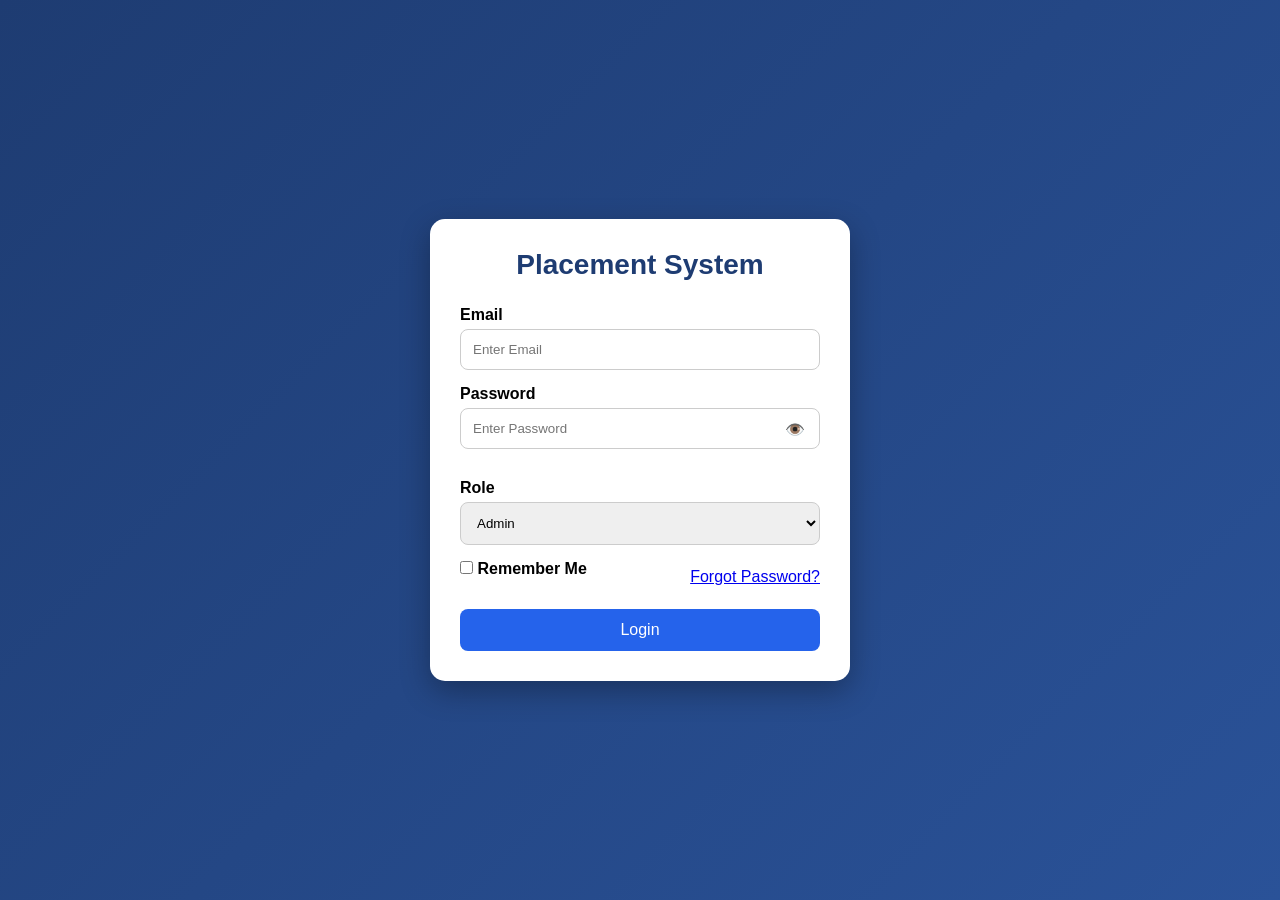
<file: index.html>
<!DOCTYPE html>
<html lang="en">
<head>
<meta charset="UTF-8">
<meta name="viewport" content="width=device-width, initial-scale=1.0">
<title>College Placement Tracking System</title>

<style>

*{
    margin:0;
    padding:0;
    box-sizing:border-box;
    font-family:Arial, sans-serif;
}

body{
    display:flex;
    justify-content:center;
    align-items:center;
    height:100vh;
    background:linear-gradient(135deg,#1e3c72,#2a5298);
}

.login-container{
    width:420px;
}

.login-card{
    background:white;
    padding:30px;
    border-radius:15px;
    box-shadow:0 10px 30px rgba(0,0,0,0.3);
}

.login-card h1{
    text-align:center;
    margin-bottom:25px;
    color:#1e3c72;
    font-size:28px;
}

label{
    display:block;
    margin-bottom:5px;
    font-weight:bold;
}

input,select{
    width:100%;
    padding:12px;
    margin-bottom:15px;
    border:1px solid #ccc;
    border-radius:8px;
}

.password-box{
    position:relative;
}

.password-box span{
    position:absolute;
    right:15px;
    top:12px;
    cursor:pointer;
}

#strength{
    margin-bottom:15px;
    font-size:14px;
    font-weight:bold;
}

.options{
    display:flex;
    justify-content:space-between;
    align-items:center;
    margin-bottom:15px;
}

button{
    width:100%;
    padding:12px;
    border:none;
    border-radius:8px;
    background:#2563eb;
    color:white;
    font-size:16px;
    cursor:pointer;
}

button:hover{
    background:#1d4ed8;
}

</style>

</head>

<body>

<div class="login-container">

<div class="login-card">

<h1>Placement System</h1>

<form onsubmit="login(event)">
<label>Email</label>
<input type="email" id="email" placeholder="Enter Email">
<label>Password</label>

<div class="password-box">
<input type="password" id="password" placeholder="Enter Password">
<span onclick="togglePassword()">👁️</span>
</div>

<div id="strength"></div>

<label>Role</label>

<select id="role"><option>Admin</option>
<option>Student</option>
<option>Placement Officer</option>
<option>Company</option>
</select>

<div class="options">
<label>
<input type="checkbox" style="width:auto;">
Remember Me
</label>

<a href="#">Forgot Password?</a>
</div>

<button type="submit">
Login
</button>

</form>

</div>

</div>

<script>

function togglePassword(){

let password =
document.getElementById("password");

if(password.type === "password"){
password.type = "text";
}
else{
password.type = "password";
}

}

document
.getElementById("password")
.addEventListener("input",function(){

let value = this.value;

let strength =
document.getElementById("strength");

if(value.length < 6){
strength.innerHTML = "🔴 Weak Password";
}
else if(value.length < 10){
strength.innerHTML = "🟡 Medium Password";
}
else{
strength.innerHTML = "🟢 Strong Password";
}

});
function login(event){

event.preventDefault();

let email =
document.getElementById("email").value;

let password =
document.getElementById("password").value;

let role =
document.getElementById("role").value;

if(
email == "admin@gmail.com" &&
password == "123456" &&
role == "Admin"
){
window.location.href = "dashboard.html";
}

else if(
email == "student@gmail.com" &&
password == "123456" &&
role == "Student"
){
window.location.href = "students.html";
}

else if(
email == "officer@gmail.com" &&
password == "123456" &&
role == "Placement Officer"
){
window.location.href = "dashboard.html";
}
else if(
email == "company@gmail.com" &&
password == "123456" &&
role == "Company"
){
window.location.href = "companies.html";
}
else{
alert("Invalid Email, Password or Role");
}
}
</script>

</body>
</html>
</file>
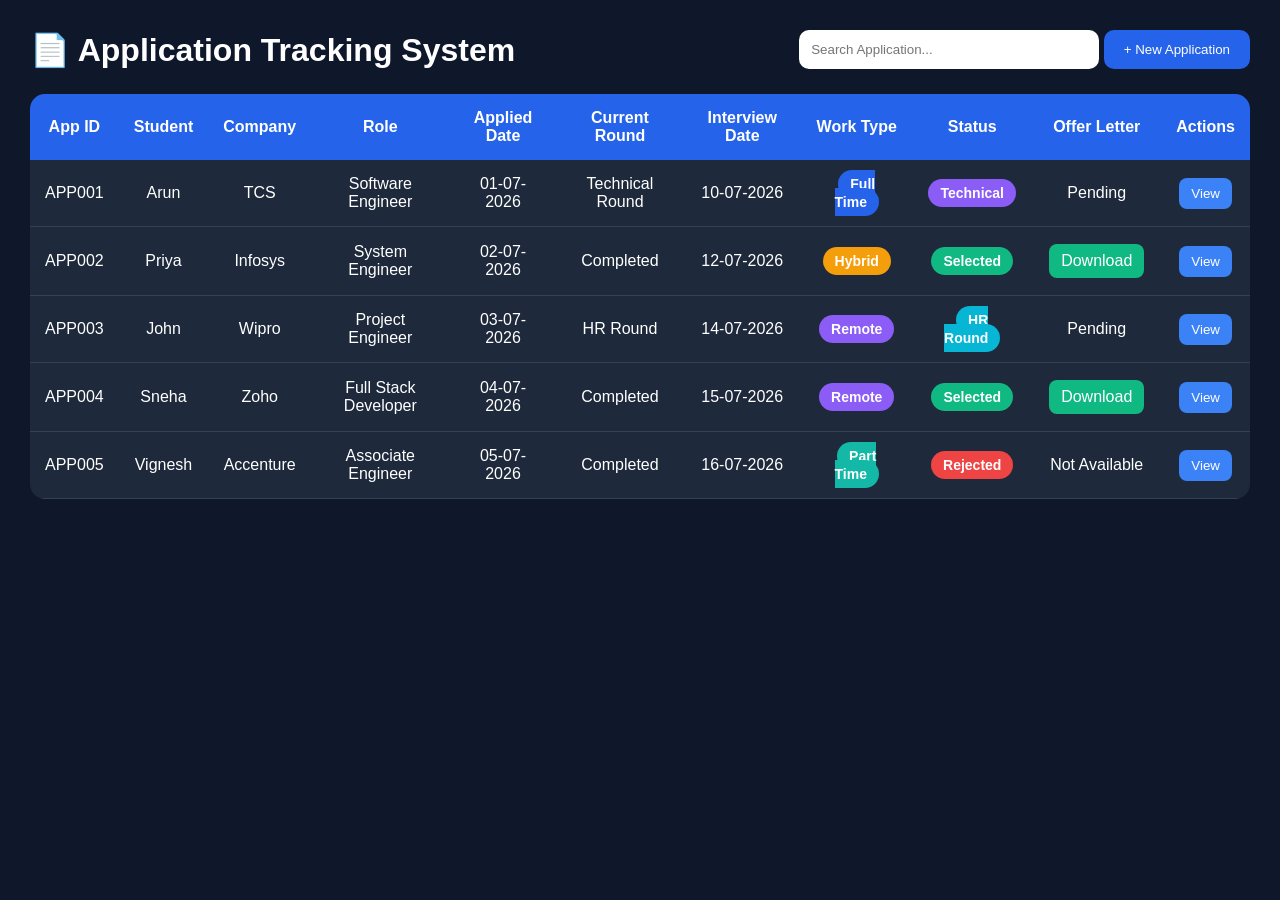
<file: applications.html>
<!DOCTYPE html>
<html>
<head>
<title>Application Tracking</title>

<style>

*{
margin:0;
padding:0;
box-sizing:border-box;
font-family:'Segoe UI',sans-serif;
}

body{
background:#0f172a;
color:white;
padding:30px;
}

.header{
display:flex;
justify-content:space-between;
align-items:center;
margin-bottom:25px;
}

.search{
padding:12px;
width:300px;
border:none;
border-radius:10px;
}

.add-btn{
padding:12px 20px;
background:#2563eb;
color:white;
border:none;
border-radius:10px;
cursor:pointer;
}

.app-table{
width:100%;
border-collapse:collapse;
background:#1e293b;
border-radius:15px;
overflow:hidden;
}

.app-table th{
background:#2563eb;
padding:15px;
}

.app-table td{
padding:15px;
text-align:center;
border-bottom:1px solid #334155;
}

.status{
padding:6px 12px;
border-radius:20px;
font-size:14px;
font-weight:bold;
}

.applied{
background:#f59e0b;
}

.technical{
background:#8b5cf6;
}

.hr{
background:#06b6d4;
}

.selected{
background:#10b981;
}

.rejected{
background:#ef4444;
}

.fulltime{
background:#2563eb;
}

.remote{
background:#8b5cf6;
}

.hybrid{
background:#f59e0b;
}

.parttime{
background:#14b8a6;
}

.action-btn{
padding:8px 12px;
border:none;
border-radius:8px;
margin:2px;
cursor:pointer;
color:white;
}

.view{
background:#3b82f6;
}

.download{
background:#10b981;
color:white;
text-decoration:none;
display:inline-block;
padding:8px 12px;
border-radius:8px;
}
</style>
</head>

<body>

<div class="header">

<h1>📄 Application Tracking System</h1>

<div>
<input type="text" class="search"
placeholder="Search Application..."
onkeyup="searchApplication()">

<button class="add-btn" onclick="addApplication()">
+ New Application
</button>

</div>

</div>

<table class="app-table">

<tr>
<th>App ID</th>
<th>Student</th>
<th>Company</th>
<th>Role</th>
<th>Applied Date</th>
<th>Current Round</th>
<th>Interview Date</th>
<th>Work Type</th>
<th>Status</th>
<th>Offer Letter</th>
<th>Actions</th>
</tr>

<tr>
<td>APP001</td>
<td>Arun</td>
<td>TCS</td>
<td>Software Engineer</td>
<td>01-07-2026</td>
<td>Technical Round</td>
<td>10-07-2026</td>
<td><span class="status fulltime">Full Time</span></td>
<td><span class="status technical">Technical</span></td>
<td>Pending</td>
<td>
<button class="action-btn view"
onclick="viewApplication('APP001','Arun','TCS','Software Engineer')">
View
</button>
</td>
</tr>

<tr>
<td>APP002</td>
<td>Priya</td>
<td>Infosys</td>
<td>System Engineer</td>
<td>02-07-2026</td>
<td>Completed</td>
<td>12-07-2026</td>
<td><span class="status hybrid">Hybrid</span></td>
<td><span class="status selected">Selected</span></td>
<td>
<a href="infosys.pdf" target="_blank" class="action-btn download">
Download
</a>
</td>
<td>
<button class="action-btn view"
onclick="viewApplication('APP002','Priya','Infosys','System Engineer')">
View
</button>
</td>
</tr>

<tr>
<td>APP003</td>
<td>John</td>
<td>Wipro</td>
<td>Project Engineer</td>
<td>03-07-2026</td>
<td>HR Round</td>
<td>14-07-2026</td>
<td><span class="status remote">Remote</span></td>
<td><span class="status hr">HR Round</span></td>
<td>Pending</td>
<td>
<button class="action-btn view">View</button>
</td>
</tr>

<tr>
<td>APP004</td>
<td>Sneha</td>
<td>Zoho</td>
<td>Full Stack Developer</td>
<td>04-07-2026</td>
<td>Completed</td>
<td>15-07-2026</td>
<td><span class="status remote">Remote</span></td>
<td><span class="status selected">Selected</span></td>
<td>
<a href="zoho.pdf" target="_blank" class="action-btn download">
Download
</a>
</td>
<td>
<button class="action-btn view"
onclick="viewApplication('APP004','Sneha','Zoho','Full Stack Developer')">
View
</button>
</td>
</tr>

<tr>
<td>APP005</td>
<td>Vignesh</td>
<td>Accenture</td>
<td>Associate Engineer</td>
<td>05-07-2026</td>
<td>Completed</td>
<td>16-07-2026</td>
<td><span class="status parttime">Part Time</span></td>
<td><span class="status rejected">Rejected</span></td>
<td>Not Available</td>
<td>
<button class="action-btn view">View</button>
</td>
</tr>

</table>
<script>

function viewApplication(appId, student, company, role){

alert(
"Application ID : " + appId +
"\nStudent : " + student +
"\nCompany : " + company +
"\nRole : " + role
);

}

function downloadOffer(student){

alert(
"Offer Letter Downloaded for " + student
);

}
function searchApplication(){

let input =
document.querySelector(".search").value.toLowerCase();

let rows =
document.querySelectorAll(".app-table tr");

for(let i = 1; i < rows.length; i++){

let text =
rows[i].innerText.toLowerCase();

if(text.includes(input)){
rows[i].style.display = "";
}
else{
rows[i].style.display = "none";
}

}

}
function addApplication(){

alert("New Application Added Successfully!");

}
function addApplication(){

let student = prompt("Enter Student Name");
let company = prompt("Enter Company Name");
let role = prompt("Enter Role");

if(student == "" || company == "" || role == ""){
return;
}

let table = document.querySelector(".app-table");

let row = table.insertRow(-1);

row.innerHTML = `
<td>APP00${table.rows.length}</td>
<td>${student}</td>
<td>${company}</td>
<td>${role}</td>
<td>05-07-2026</td>
<td>Applied</td>
<td>Pending</td>
<td><span class="status fulltime">Full Time</span></td>
<td><span class="status applied">Applied</span></td>
<td>Pending</td>
<td><button class="action-btn view">View</button></td>
`;

}
</script>
</body>
</html>
</file>
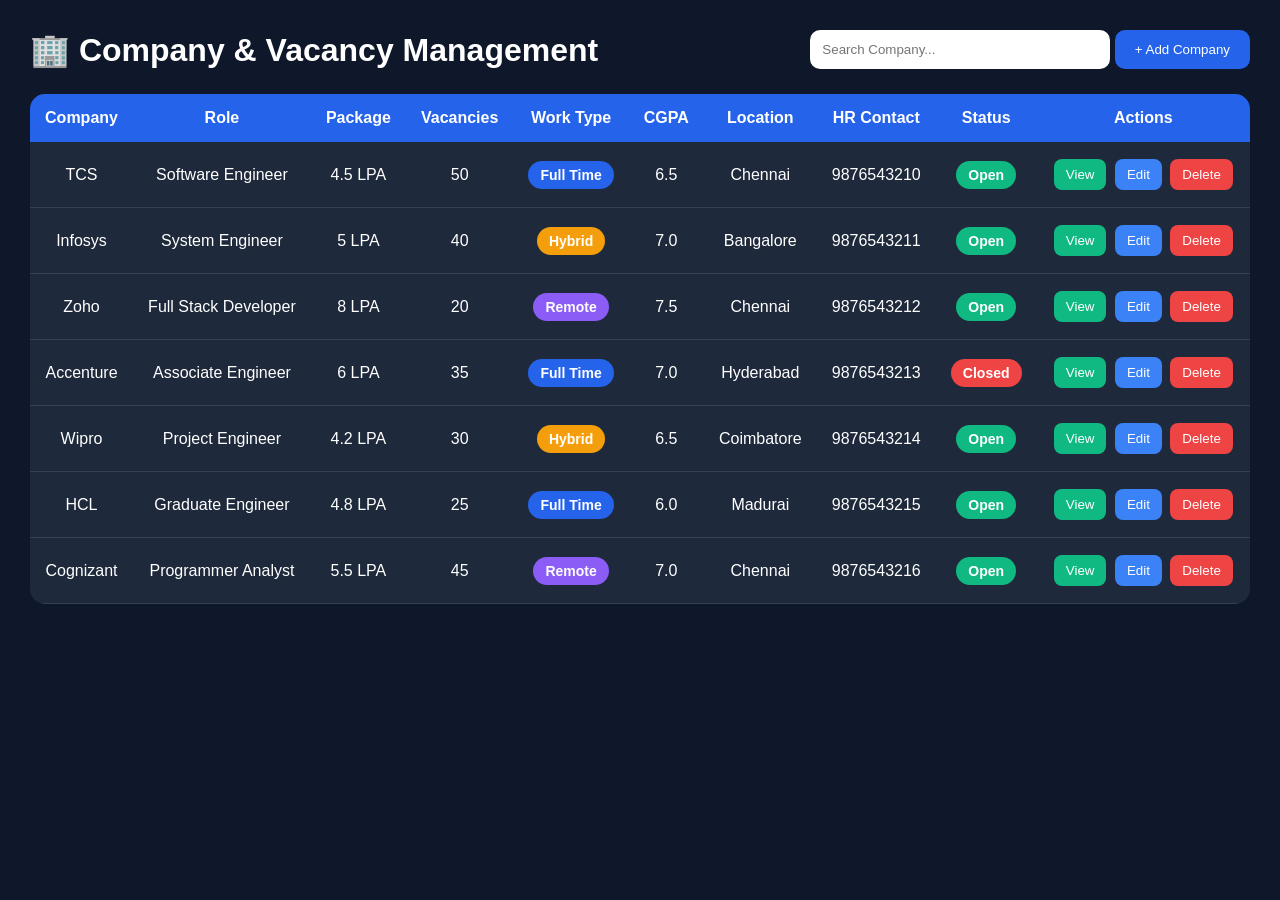
<file: companies.html>
<!DOCTYPE html>
<html>
<head>
<title>Company Management</title>

<style>

*{
margin:0;
padding:0;
box-sizing:border-box;
font-family:'Segoe UI',sans-serif;
}

body{
background:#0f172a;
color:white;
padding:30px;
overflow-x:auto;
}

.header{
display:flex;
justify-content:space-between;
align-items:center;
margin-bottom:25px;
flex-wrap:wrap;
gap:15px;
}

.search{
padding:12px;
width:300px;
border:none;
border-radius:10px;
}

.add-btn{
padding:12px 20px;
background:#2563eb;
color:white;
border:none;
border-radius:10px;
cursor:pointer;
}

.company-table{
width:100%;
border-collapse:collapse;
background:#1e293b;
border-radius:15px;
overflow:hidden;
}

.company-table th{
background:#2563eb;
padding:15px;
}

.company-table td{
padding:15px;
text-align:center;
border-bottom:1px solid #334155;
}

.status{
padding:6px 12px;
border-radius:20px;
font-size:14px;
font-weight:bold;
}

.open{
background:#10b981;
}

.closed{
background:#ef4444;
}

.remote{
background:#8b5cf6;
}

.hybrid{
background:#f59e0b;
}

.fulltime{
background:#2563eb;
}

.action-btn{
padding:8px 12px;
border:none;
border-radius:8px;
margin:2px;
cursor:pointer;
color:white;
}

.edit{
background:#3b82f6;
color:white;
}

.view{
background:#10b981;
color:white;
}

.delete{
background:#ef4444;
color:white;
}
</style>
</head>

<body>

<div class="header">

<h1>🏢 Company & Vacancy Management</h1>

<div>

<input type="text"
class="search"
id="searchCompany"
onkeyup="searchCompany()"
placeholder="Search Company...">

<button class="add-btn"
onclick="addCompany()">
+ Add Company
</button>
</div>

</div>

<table class="company-table">

<tr>
<th>Company</th>
<th>Role</th>
<th>Package</th>
<th>Vacancies</th>
<th>Work Type</th>
<th>CGPA</th>
<th>Location</th>
<th>HR Contact</th>
<th>Status</th>
<th>Actions</th>
</tr>

<tr>
<td>TCS</td>
<td>Software Engineer</td>
<td>4.5 LPA</td>
<td>50</td>
<td><span class="status fulltime">Full Time</span></td>
<td>6.5</td>
<td>Chennai</td>
<td>9876543210</td>
<td><span class="status open">Open</span></td>
<td>

<button class="action-btn view"
onclick="viewCompany('TCS','Software Engineer','4.5 LPA','50')">
View
</button>

<button class="action-btn edit"
onclick="editCompany('TCS')">
Edit
</button>

<button class="action-btn delete"
onclick="deleteCompany('TCS')">
Delete
</button>

</td>
</tr>

<tr>
<td>Infosys</td>
<td>System Engineer</td>
<td>5 LPA</td>
<td>40</td>
<td><span class="status hybrid">Hybrid</span></td>
<td>7.0</td>
<td>Bangalore</td>
<td>9876543211</td>
<td><span class="status open">Open</span></td>
<td>

<button class="action-btn view"
onclick="viewCompany('Infosys','System Engineer','5 LPA','40')">
View
</button>

<button class="action-btn edit"
onclick="editCompany('Infosys')">
Edit
</button>

<button class="action-btn delete"
onclick="deleteCompany('Infosys')">
Delete
</button>

</td>
</tr>

<tr>
<td>Zoho</td>
<td>Full Stack Developer</td>
<td>8 LPA</td>
<td>20</td>
<td><span class="status remote">Remote</span></td>
<td>7.5</td>
<td>Chennai</td>
<td>9876543212</td>
<td><span class="status open">Open</span></td>
<td>

<button class="action-btn view"
onclick="viewCompany('Zoho','Full Stack Developer','8 LPA','20')">
View
</button>

<button class="action-btn edit"
onclick="editCompany('Zoho')">
Edit
</button>

<button class="action-btn delete"
onclick="deleteCompany('Zoho')">
Delete
</button>
</tr>

<tr>
<td>Accenture</td>
<td>Associate Engineer</td>
<td>6 LPA</td>
<td>35</td>
<td><span class="status fulltime">Full Time</span></td>
<td>7.0</td>
<td>Hyderabad</td>
<td>9876543213</td>
<td><span class="status closed">Closed</span></td>
<td>

<button class="action-btn view"
onclick="viewCompany('Accenture','Associate Engineer','6 LPA','35')">
View
</button>

<button class="action-btn edit"
onclick="editCompany('Accenture')">
Edit
</button>

<button class="action-btn delete"
onclick="deleteCompany('Accenture')">
Delete
</button>
</tr>

<tr>
<td>Wipro</td>
<td>Project Engineer</td>
<td>4.2 LPA</td>
<td>30</td>
<td><span class="status hybrid">Hybrid</span></td>
<td>6.5</td>
<td>Coimbatore</td>
<td>9876543214</td>
<td><span class="status open">Open</span></td>
<td>

<button class="action-btn view"
onclick="viewCompany('Wipro','Project Engineer','4.2 LPA','30')">
View
</button>

<button class="action-btn edit"
onclick="editCompany('Wipro')">
Edit
</button>

<button class="action-btn delete"
onclick="deleteCompany('Wipro')">
Delete
</button>

</td>
</tr>

<tr>
<td>HCL</td>
<td>Graduate Engineer</td>
<td>4.8 LPA</td>
<td>25</td>
<td><span class="status fulltime">Full Time</span></td>
<td>6.0</td>
<td>Madurai</td>
<td>9876543215</td>
<td><span class="status open">Open</span></td>
<td>

<button class="action-btn view"
onclick="viewCompany('HCL','Graduate Engineer','4.8 LPA','25')">
View
</button>

<button class="action-btn edit"
onclick="editCompany('HCL')">
Edit
</button>

<button class="action-btn delete"
onclick="deleteCompany('HCL')">
Delete
</button>

</td>
</tr>

<tr>
<td>Cognizant</td>
<td>Programmer Analyst</td>
<td>5.5 LPA</td>
<td>45</td>
<td><span class="status remote">Remote</span></td>
<td>7.0</td>
<td>Chennai</td>
<td>9876543216</td>
<td><span class="status open">Open</span></td>
<td>

<button class="action-btn view"
onclick="viewCompany('Cognizant','Programmer Analyst','5.5 LPA','45')">
View
</button>

<button class="action-btn edit"
onclick="editCompany('Cognizant')">
Edit
</button>

<button class="action-btn delete"
onclick="deleteCompany('Cognizant')">
Delete
</button>

</td>
</tr>

</table>
<script>

function viewCompany(company, role, packagee, vacancy){

alert(
"Company : " + company +
"\nRole : " + role +
"\nPackage : " + packagee +
"\nVacancy : " + vacancy
);

}

function editCompany(company){

let newName = prompt(
"Edit Company Name:",
company
);

if(newName != null){
alert("Updated To : " + newName);
}

}

function deleteCompany(company){

let result = confirm(
"Delete " + company + " ?"
);

if(result){
alert(company + " deleted successfully");
}

}

function searchCompany(){

let input =
document.getElementById("searchCompany");

let filter =
input.value.toUpperCase();

let table =
document.querySelector(".company-table");

let tr =
table.getElementsByTagName("tr");

for(let i=1;i<tr.length;i++){

let td =
tr[i].getElementsByTagName("td")[0];

if(td){

let txtValue =
td.textContent || td.innerText;

if(txtValue.toUpperCase().indexOf(filter) > -1){
tr[i].style.display="";
}
else{
tr[i].style.display="none";
}

}

}

}

function addCompany(){

let company = prompt("Enter Company Name");

if(company == null || company == ""){
return;
}

let table = document.querySelector(".company-table");

let row = table.insertRow(-1);

row.innerHTML = `
<td>${company}</td>
<td>Software Engineer</td>
<td>5 LPA</td>
<td>20</td>
<td><span class="status fulltime">Full Time</span></td>
<td>6.5</td>
<td>Chennai</td>
<td>9876543210</td>
<td><span class="status open">Open</span></td>
<td>
<button class="action-btn view"
onclick="viewCompany('${company}','Software Engineer','5 LPA','20')">
View
</button>

<button class="action-btn edit"
onclick="editCompany('${company}')">
Edit
</button>

<button class="action-btn delete"
onclick="deleteCompany('${company}')">
Delete
</button>
</td>
`;

}

</script>

</body>
</html>
</file>
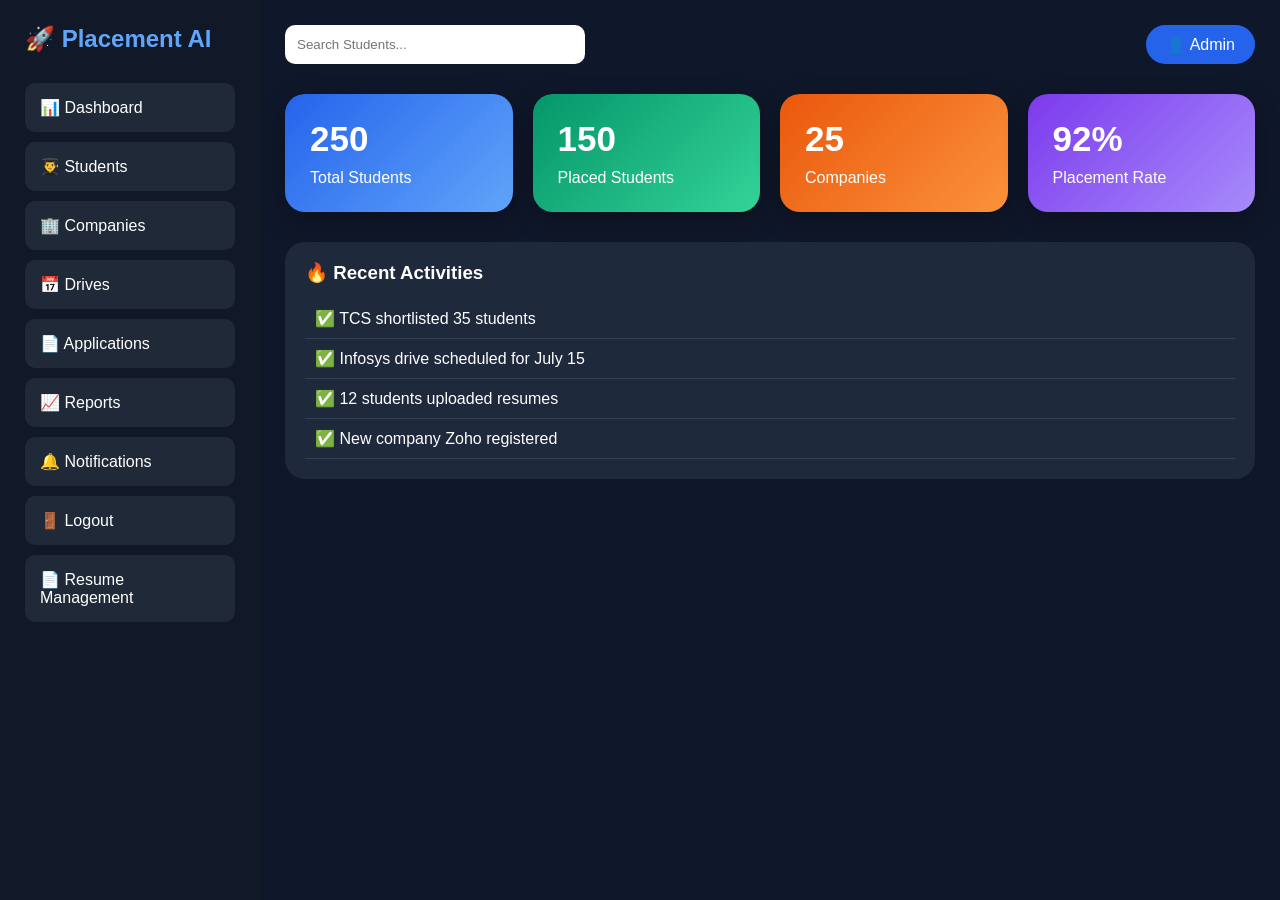
<file: dashboard.html>
<!DOCTYPE html>
<html>
<head>
<title>Placement Dashboard</title>

<style>

*{
margin:0;
padding:0;
box-sizing:border-box;
font-family:'Segoe UI',sans-serif;
}

body{
display:flex;
background:#0f172a;
color:white;
}

.sidebar{
width:260px;
height:100vh;
background:#111827;
padding:25px;
}

.sidebar h2{
color:#60a5fa;
margin-bottom:30px;
}

.sidebar ul{
list-style:none;
}

.sidebar li{
padding:15px;
margin-bottom:10px;
border-radius:10px;
background:#1f2937;
cursor:pointer;
}

.sidebar li:hover{
background:#2563eb;
}

.sidebar a{
color:white;
text-decoration:none;
}

.main{
flex:1;
padding:25px;
}

.topbar{
display:flex;
justify-content:space-between;
align-items:center;
margin-bottom:30px;
}

.search{
width:300px;
padding:12px;
border:none;
border-radius:10px;
}

.profile{
background:#2563eb;
padding:10px 20px;
border-radius:30px;
}

.cards{
display:grid;
grid-template-columns:repeat(4,1fr);
gap:20px;
}

.card{
padding:25px;
border-radius:20px;
backdrop-filter:blur(10px);
background:rgba(255,255,255,0.08);
box-shadow:0 8px 25px rgba(0,0,0,0.3);
}

.card h2{
font-size:35px;
margin-bottom:10px;
}

.blue{
background:linear-gradient(135deg,#2563eb,#60a5fa);
}

.green{
background:linear-gradient(135deg,#059669,#34d399);
}

.orange{
background:linear-gradient(135deg,#ea580c,#fb923c);
}

.purple{
background:linear-gradient(135deg,#7c3aed,#a78bfa);
}

.activity{
margin-top:30px;
background:#1e293b;
padding:20px;
border-radius:20px;
}

.activity h3{
margin-bottom:15px;
}

.activity p{
padding:10px;
border-bottom:1px solid #334155;
}

</style>
</head>

<body>

<div class="sidebar">

<h2>🚀 Placement AI</h2>

<ul>
<li><a href="dashboard.html">📊 Dashboard</a></li>
<li><a href="students.html">👨‍🎓 Students</a></li>
<li><a href="companies.html">🏢 Companies</a></li>
<li><a href="drives.html">📅 Drives</a></li>
<li><a href="applications.html">📄 Applications</a></li>
<li><a href="reports.html">📈 Reports</a></li>
<li><a href="notifications.html">🔔 Notifications</a></li>
<li><a href="index.html">🚪 Logout</a></li>
<li><a href="resume.html">📄 Resume Management</a></li>
</ul>

</div>

<div class="main">

<div class="topbar">

<input class="search"
placeholder="Search Students..."
onclick="window.location.href='students.html'">

<div class="profile">
👤 Admin
</div>

</div>

<div class="cards">

<div class="card blue">
<h2>250</h2>
<p>Total Students</p>
</div>

<div class="card green">
<h2>150</h2>
<p>Placed Students</p>
</div>

<div class="card orange">
<h2>25</h2>
<p>Companies</p>
</div>

<div class="card purple">
<h2>92%</h2>
<p>Placement Rate</p>
</div>

</div>

<div class="activity">

<h3>🔥 Recent Activities</h3>

<p>✅ TCS shortlisted 35 students</p>

<p>✅ Infosys drive scheduled for July 15</p>

<p>✅ 12 students uploaded resumes</p>

<p>✅ New company Zoho registered</p>

</div>

</div>

</body>
</html>
</file>
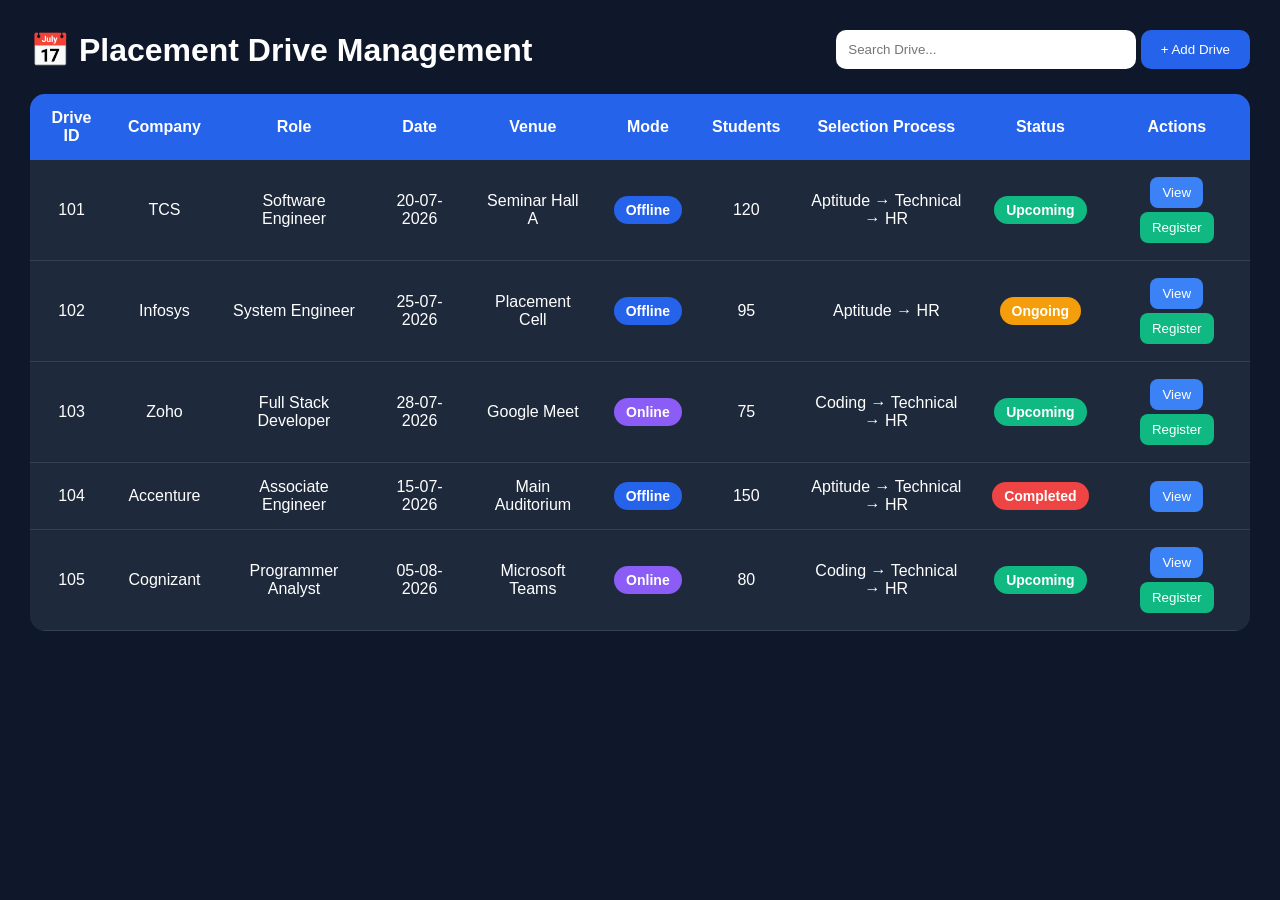
<file: drives.html>
<!DOCTYPE html>
<html>
<head>
<title>Drive Management</title>

<style>

*{
margin:0;
padding:0;
box-sizing:border-box;
font-family:'Segoe UI',sans-serif;
}

body{
background:#0f172a;
color:white;
padding:30px;
}

.header{
display:flex;
justify-content:space-between;
align-items:center;
margin-bottom:25px;
}

.search{
padding:12px;
width:300px;
border:none;
border-radius:10px;
}

.add-btn{
padding:12px 20px;
background:#2563eb;
color:white;
border:none;
border-radius:10px;
cursor:pointer;
}

.drive-table{
width:100%;
border-collapse:collapse;
background:#1e293b;
border-radius:15px;
overflow:hidden;
}

.drive-table th{
background:#2563eb;
padding:15px;
}

.drive-table td{
padding:15px;
text-align:center;
border-bottom:1px solid #334155;
}

.status{
padding:6px 12px;
border-radius:20px;
font-size:14px;
font-weight:bold;
}

.upcoming{
background:#10b981;
}

.ongoing{
background:#f59e0b;
}

.completed{
background:#ef4444;
}

.online{
background:#8b5cf6;
}

.offline{
background:#2563eb;
}

.action-btn{
padding:8px 12px;
border:none;
border-radius:8px;
margin:2px;
cursor:pointer;
color:white;
}

.view{
background:#3b82f6;
}

.register{
background:#10b981;
}

</style>
</head>

<body>

<div class="header">

<h1>📅 Placement Drive Management</h1>

<div>
<input type="text" class="search"
placeholder="Search Drive..."
onkeyup="searchDrive()">
<button class="add-btn" onclick="addDrive()">
+ Add Drive
</button>
</div>

</div>

<table class="drive-table">

<tr>
<th>Drive ID</th>
<th>Company</th>
<th>Role</th>
<th>Date</th>
<th>Venue</th>
<th>Mode</th>
<th>Students</th>
<th>Selection Process</th>
<th>Status</th>
<th>Actions</th>
</tr>

<tr>
<td>101</td>
<td>TCS</td>
<td>Software Engineer</td>
<td>20-07-2026</td>
<td>Seminar Hall A</td>
<td><span class="status offline">Offline</span></td>
<td>120</td>
<td>Aptitude → Technical → HR</td>
<td><span class="status upcoming">Upcoming</span></td>
<td>
<button class="action-btn view"
onclick="viewDrive('101','TCS','Software Engineer','20-07-2026')">
View
</button>
<button class="action-btn register"
onclick="registerDrive('TCS')">
Register
</button>
</td>
</tr>

<tr>
<td>102</td>
<td>Infosys</td>
<td>System Engineer</td>
<td>25-07-2026</td>
<td>Placement Cell</td>
<td><span class="status offline">Offline</span></td>
<td>95</td>
<td>Aptitude → HR</td>
<td><span class="status ongoing">Ongoing</span></td>
<td>
<button class="action-btn view"
onclick="viewDrive('102','Infosys','System Engineer','25-07-2026')">
View
</button>
<button class="action-btn register"
onclick="registerDrive('Infosys')">
Register
</button>
</td>
</tr>

<tr>
<td>103</td>
<td>Zoho</td>
<td>Full Stack Developer</td>
<td>28-07-2026</td>
<td>Google Meet</td>
<td><span class="status online">Online</span></td>
<td>75</td>
<td>Coding → Technical → HR</td>
<td><span class="status upcoming">Upcoming</span></td>
<td>
<button class="action-btn view"
onclick="viewDrive('103','Zoho','Full Stack Developer','28-07-2026')">
View
</button>
<button class="action-btn register"
onclick="registerDrive('Zoho')">
Register
</button>
</td>
</tr>

<tr>
<td>104</td>
<td>Accenture</td>
<td>Associate Engineer</td>
<td>15-07-2026</td>
<td>Main Auditorium</td>
<td><span class="status offline">Offline</span></td>
<td>150</td>
<td>Aptitude → Technical → HR</td>
<td><span class="status completed">Completed</span></td>
<td>
<button class="action-btn view"
onclick="viewDrive('104','Accenture','Associate Engineer','15-07-2026')">
View
</button>
</td>
</tr>

<tr>
<td>105</td>
<td>Cognizant</td>
<td>Programmer Analyst</td>
<td>05-08-2026</td>
<td>Microsoft Teams</td>
<td><span class="status online">Online</span></td>
<td>80</td>
<td>Coding → Technical → HR</td>
<td><span class="status upcoming">Upcoming</span></td>
<td>
<button class="action-btn view"
onclick="viewDrive('105','Cognizant','Programmer Analyst','05-08-2026')">
View
</button>
<button class="action-btn register"
onclick="registerDrive('Cognizant')">
Register
</button>
</td>
</tr>
<script>

function viewDrive(id, company, role, date){

alert(
"Drive ID : " + id +
"\nCompany : " + company +
"\nRole : " + role +
"\nDate : " + date
);

}
function registerDrive(company){

let student = prompt("Enter Student Name");

if(student == null || student == ""){
return;
}

alert(
student + " Registered Successfully for " + company + " Drive"
);

}
function searchDrive(){

let input =
document.querySelector(".search").value.toLowerCase();

let rows =
document.querySelectorAll(".drive-table tr");

for(let i = 1; i < rows.length; i++){

let text =
rows[i].innerText.toLowerCase();

if(text.includes(input)){
rows[i].style.display = "";
}
else{
rows[i].style.display = "none";
}

}

}
function addDrive(){

let company = prompt("Enter Company Name");
let role = prompt("Enter Role");
let date = prompt("Enter Drive Date");

if(company == "" || role == "" || date == ""){
return;
}

let table = document.querySelector(".drive-table");

let row = table.insertRow(-1);

row.innerHTML = `
<td>${100 + table.rows.length}</td>
<td>${company}</td>
<td>${role}</td>
<td>${date}</td>
<td>Placement Cell</td>
<td><span class="status offline">Offline</span></td>
<td>0</td>
<td>Aptitude → Technical → HR</td>
<td><span class="status upcoming">Upcoming</span></td>
<td>
<button class="action-btn view">View</button>
<button class="action-btn register">Register</button>
</td>
`;

}
</script>
</table>

</body>
</html>
</file>
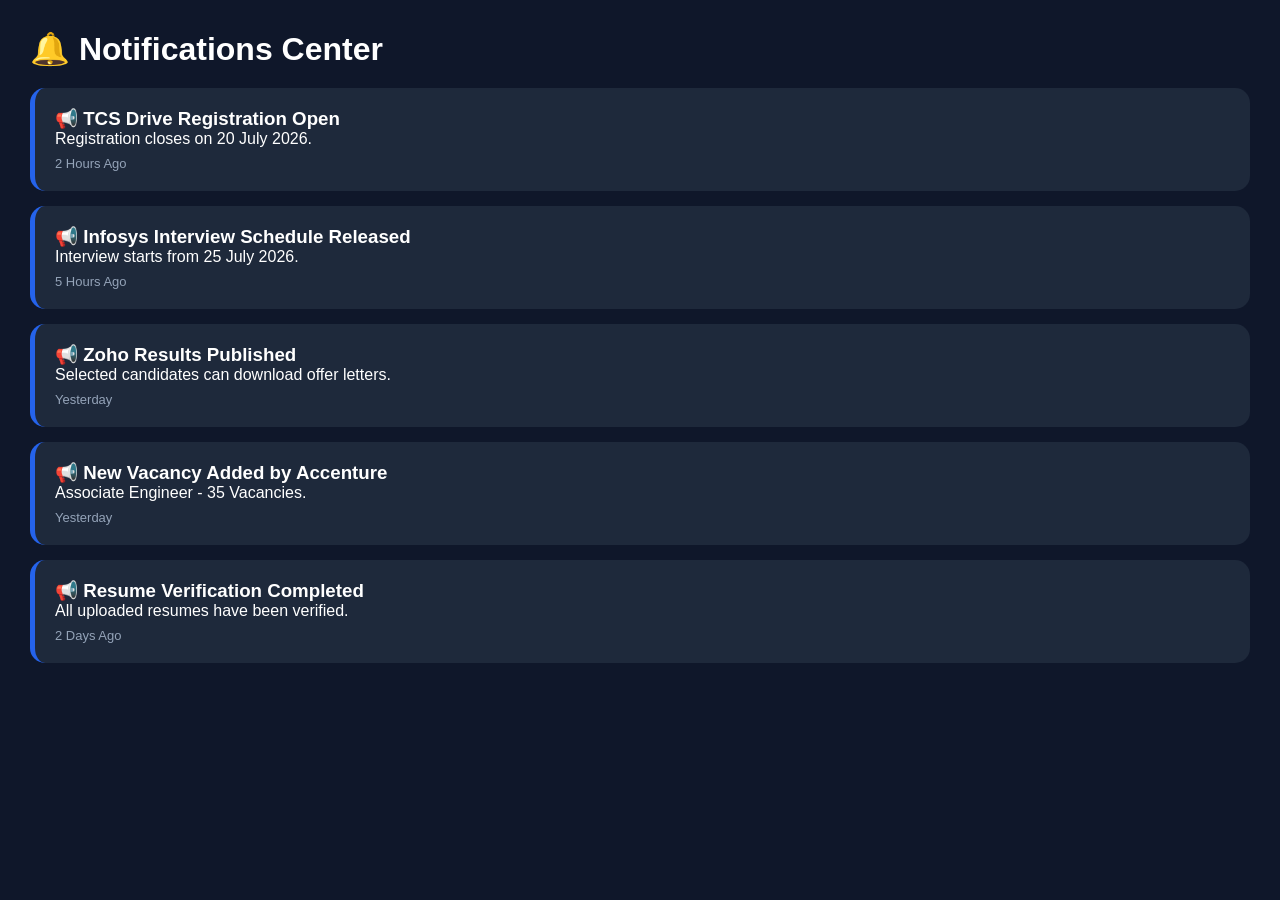
<file: notifications.html>
<!DOCTYPE html>
<html>
<head>
<title>Notifications</title>

<style>

*{
margin:0;
padding:0;
box-sizing:border-box;
font-family:'Segoe UI',sans-serif;
}

body{
background:#0f172a;
color:white;
padding:30px;
}

h1{
margin-bottom:20px;
}

.notification{
background:#1e293b;
padding:20px;
margin-bottom:15px;
border-radius:15px;
border-left:5px solid #2563eb;
}

.time{
font-size:13px;
color:#94a3b8;
margin-top:8px;
}

</style>

</head>

<body>

<h1>🔔 Notifications Center</h1>

<div class="notification">
<h3>📢 TCS Drive Registration Open</h3>
<p>Registration closes on 20 July 2026.</p>
<div class="time">2 Hours Ago</div>
</div>

<div class="notification">
<h3>📢 Infosys Interview Schedule Released</h3>
<p>Interview starts from 25 July 2026.</p>
<div class="time">5 Hours Ago</div>
</div>

<div class="notification">
<h3>📢 Zoho Results Published</h3>
<p>Selected candidates can download offer letters.</p>
<div class="time">Yesterday</div>
</div>

<div class="notification">
<h3>📢 New Vacancy Added by Accenture</h3>
<p>Associate Engineer - 35 Vacancies.</p>
<div class="time">Yesterday</div>
</div>

<div class="notification">
<h3>📢 Resume Verification Completed</h3>
<p>All uploaded resumes have been verified.</p>
<div class="time">2 Days Ago</div>
</div>

</body>
</html>
</file>
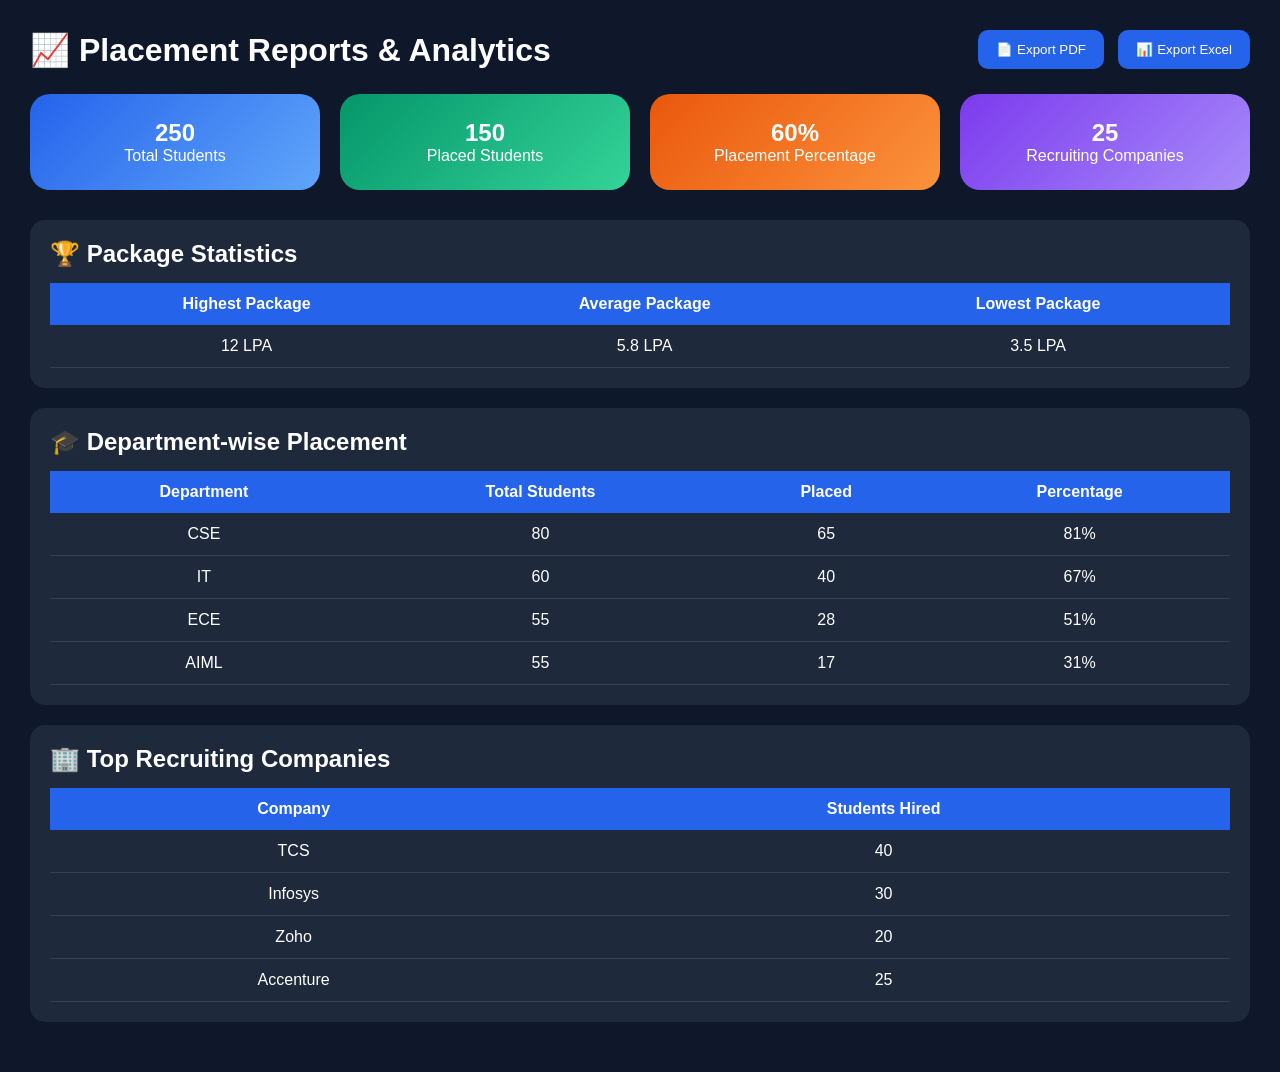
<file: reports.html>
<!DOCTYPE html>
<html>
<head>
<title>Reports & Analytics</title>

<style>

*{
margin:0;
padding:0;
box-sizing:border-box;
font-family:'Segoe UI',sans-serif;
}

body{
background:#0f172a;
color:white;
padding:30px;
}

.header{
display:flex;
justify-content:space-between;
align-items:center;
margin-bottom:25px;
}

.export-btn{
padding:12px 18px;
border:none;
border-radius:10px;
background:#2563eb;
color:white;
cursor:pointer;
margin-left:10px;
}

.cards{
display:grid;
grid-template-columns:repeat(4,1fr);
gap:20px;
margin-bottom:30px;
}

.card{
padding:25px;
border-radius:20px;
text-align:center;
color:white;
}

.blue{
background:linear-gradient(135deg,#2563eb,#60a5fa);
}

.green{
background:linear-gradient(135deg,#059669,#34d399);
}

.orange{
background:linear-gradient(135deg,#ea580c,#fb923c);
}

.purple{
background:linear-gradient(135deg,#7c3aed,#a78bfa);
}

.section{
background:#1e293b;
padding:20px;
border-radius:15px;
margin-bottom:20px;
}

table{
width:100%;
border-collapse:collapse;
margin-top:15px;
}

th{
background:#2563eb;
padding:12px;
}

td{
padding:12px;
text-align:center;
border-bottom:1px solid #334155;
}

</style>
</head>

<body>

<div class="header">

<h1>📈 Placement Reports & Analytics</h1>

<div>
<button class="export-btn" onclick="exportPDF()">
📄 Export PDF
</button>
<button class="export-btn" onclick="exportExcel()">
📊 Export Excel
</button>
</div>

</div>

<div class="cards">

<div class="card blue">
<h2>250</h2>
<p>Total Students</p>
</div>

<div class="card green">
<h2>150</h2>
<p>Placed Students</p>
</div>

<div class="card orange">
<h2>60%</h2>
<p>Placement Percentage</p>
</div>

<div class="card purple">
<h2>25</h2>
<p>Recruiting Companies</p>
</div>

</div>

<div class="section">

<h2>🏆 Package Statistics</h2>

<table>

<tr>
<th>Highest Package</th>
<th>Average Package</th>
<th>Lowest Package</th>
</tr>

<tr>
<td>12 LPA</td>
<td>5.8 LPA</td>
<td>3.5 LPA</td>
</tr>

</table>

</div>

<div class="section">

<h2>🎓 Department-wise Placement</h2>

<table>

<tr>
<th>Department</th>
<th>Total Students</th>
<th>Placed</th>
<th>Percentage</th>
</tr>

<tr>
<td>CSE</td>
<td>80</td>
<td>65</td>
<td>81%</td>
</tr>

<tr>
<td>IT</td>
<td>60</td>
<td>40</td>
<td>67%</td>
</tr>

<tr>
<td>ECE</td>
<td>55</td>
<td>28</td>
<td>51%</td>
</tr>

<tr>
<td>AIML</td>
<td>55</td>
<td>17</td>
<td>31%</td>
</tr>

</table>

</div>

<div class="section">

<h2>🏢 Top Recruiting Companies</h2>

<table>

<tr>
<th>Company</th>
<th>Students Hired</th>
</tr>

<tr>
<td>TCS</td>
<td>40</td>
</tr>

<tr>
<td>Infosys</td>
<td>30</td>
</tr>

<tr>
<td>Zoho</td>
<td>20</td>
</tr>

<tr>
<td>Accenture</td>
<td>25</td>
</tr>

</table>

</div>
<script>

function exportPDF(){

alert("Report Exported as PDF");

}

function exportExcel(){

alert("Report Exported as Excel");

}

</script>
</body>
</html>
</file>
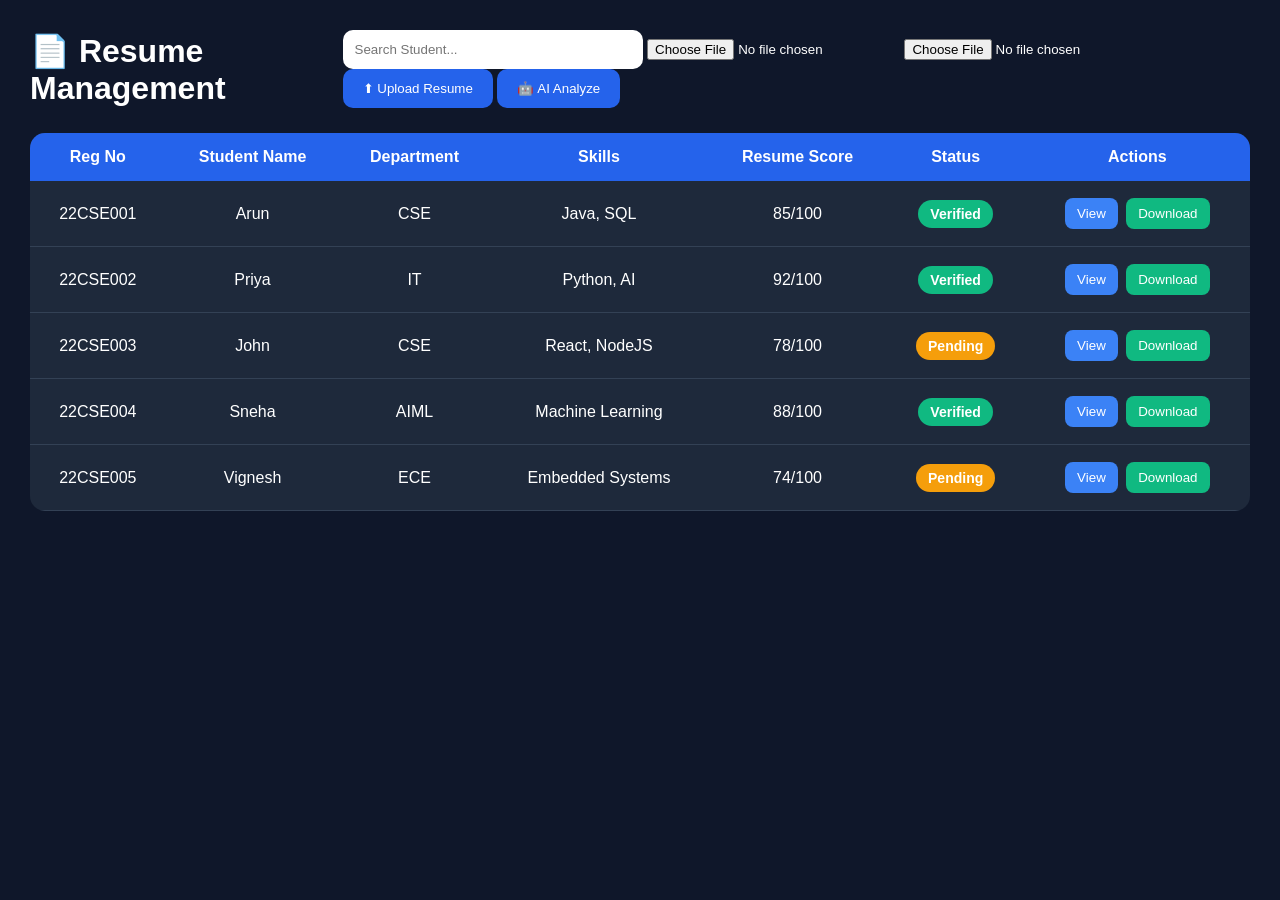
<file: resume.html>
<!DOCTYPE html>
<html>
<head>
<title>Resume Management</title>

<style>

*{
margin:0;
padding:0;
box-sizing:border-box;
font-family:'Segoe UI',sans-serif;
}

body{
background:#0f172a;
color:white;
padding:30px;
}

.header{
display:flex;
justify-content:space-between;
align-items:center;
margin-bottom:25px;
}

.search{
padding:12px;
width:300px;
border:none;
border-radius:10px;
}

.upload-btn{
padding:12px 20px;
background:#2563eb;
color:white;
border:none;
border-radius:10px;
cursor:pointer;
}

.resume-table{
width:100%;
border-collapse:collapse;
background:#1e293b;
border-radius:15px;
overflow:hidden;
}

.resume-table th{
background:#2563eb;
padding:15px;
}

.resume-table td{
padding:15px;
text-align:center;
border-bottom:1px solid #334155;
}

.status{
padding:6px 12px;
border-radius:20px;
font-size:14px;
font-weight:bold;
}

.verified{
background:#10b981;
}

.pending{
background:#f59e0b;
}

.action-btn{
padding:8px 12px;
border:none;
border-radius:8px;
margin:2px;
cursor:pointer;
color:white;
}

.view{
background:#3b82f6;
}

.download{
background:#10b981;
}

</style>
</head>

<body>

<div class="header">

<h1>📄 Resume Management</h1>

<div>
<input type="text" class="search"
placeholder="Search Student..."
onkeyup="searchResume()">
<input type="file" id="resumeFile" accept=".pdf,.doc,.docx">

<input type="file" id="resumeFile" accept=".pdf,.doc,.docx">

<button class="upload-btn" onclick="uploadResume()">
⬆ Upload Resume
</button>
<button class="upload-btn" onclick="analyzeResume()">
🤖 AI Analyze
</button>
</div>

</div>

<table class="resume-table">

<tr>
<th>Reg No</th>
<th>Student Name</th>
<th>Department</th>
<th>Skills</th>
<th>Resume Score</th>
<th>Status</th>
<th>Actions</th>
</tr>

<tr>
<td>22CSE001</td>
<td>Arun</td>
<td>CSE</td>
<td>Java, SQL</td>
<td>85/100</td>
<td><span class="status verified">Verified</span></td>
<td>
<button class="action-btn view">View</button>
<button class="action-btn download">Download</button>
</td>
</tr>

<tr>
<td>22CSE002</td>
<td>Priya</td>
<td>IT</td>
<td>Python, AI</td>
<td>92/100</td>
<td><span class="status verified">Verified</span></td>
<td>
<button class="action-btn view">View</button>
<button class="action-btn download">Download</button>
</td>
</tr>

<tr>
<td>22CSE003</td>
<td>John</td>
<td>CSE</td>
<td>React, NodeJS</td>
<td>78/100</td>
<td><span class="status pending">Pending</span></td>
<td>
<button class="action-btn view">View</button>
<button class="action-btn download">Download</button>
</td>
</tr>

<tr>
<td>22CSE004</td>
<td>Sneha</td>
<td>AIML</td>
<td>Machine Learning</td>
<td>88/100</td>
<td><span class="status verified">Verified</span></td>
<td>
<button class="action-btn view">View</button>
<button class="action-btn download">Download</button>
</td>
</tr>

<tr>
<td>22CSE005</td>
<td>Vignesh</td>
<td>ECE</td>
<td>Embedded Systems</td>
<td>74/100</td>
<td><span class="status pending">Pending</span></td>
<td>
<button class="action-btn view">View</button>
<button class="action-btn download">Download</button>
</td>
</tr>

</table>
<script>

function searchResume(){

let input =
document.querySelector(".search").value.toLowerCase();

let rows =
document.querySelectorAll(".resume-table tr");

for(let i = 1; i < rows.length; i++){

let text =
rows[i].innerText.toLowerCase();

if(text.includes(input)){
rows[i].style.display = "";
}
else{
rows[i].style.display = "none";
}

}

}

function uploadResume(){

let file =
document.getElementById("resumeFile").files[0];

if(!file){
alert("Please Select a Resume");
return;
}

alert(
file.name + " Uploaded Successfully"
);

}
function analyzeResume(){

alert(
"AI Resume Analysis\n\n" +
"Strengths:\n" +
"✔ Technical Skills\n" +
"✔ Communication\n" +
"✔ Problem Solving\n\n" +
"Suggestions:\n" +
"✔ Add More Projects\n" +
"✔ Add Internship Experience\n\n" +
"Resume Score: 85/100"
);

}
</script>
</body>
</html>
</file>
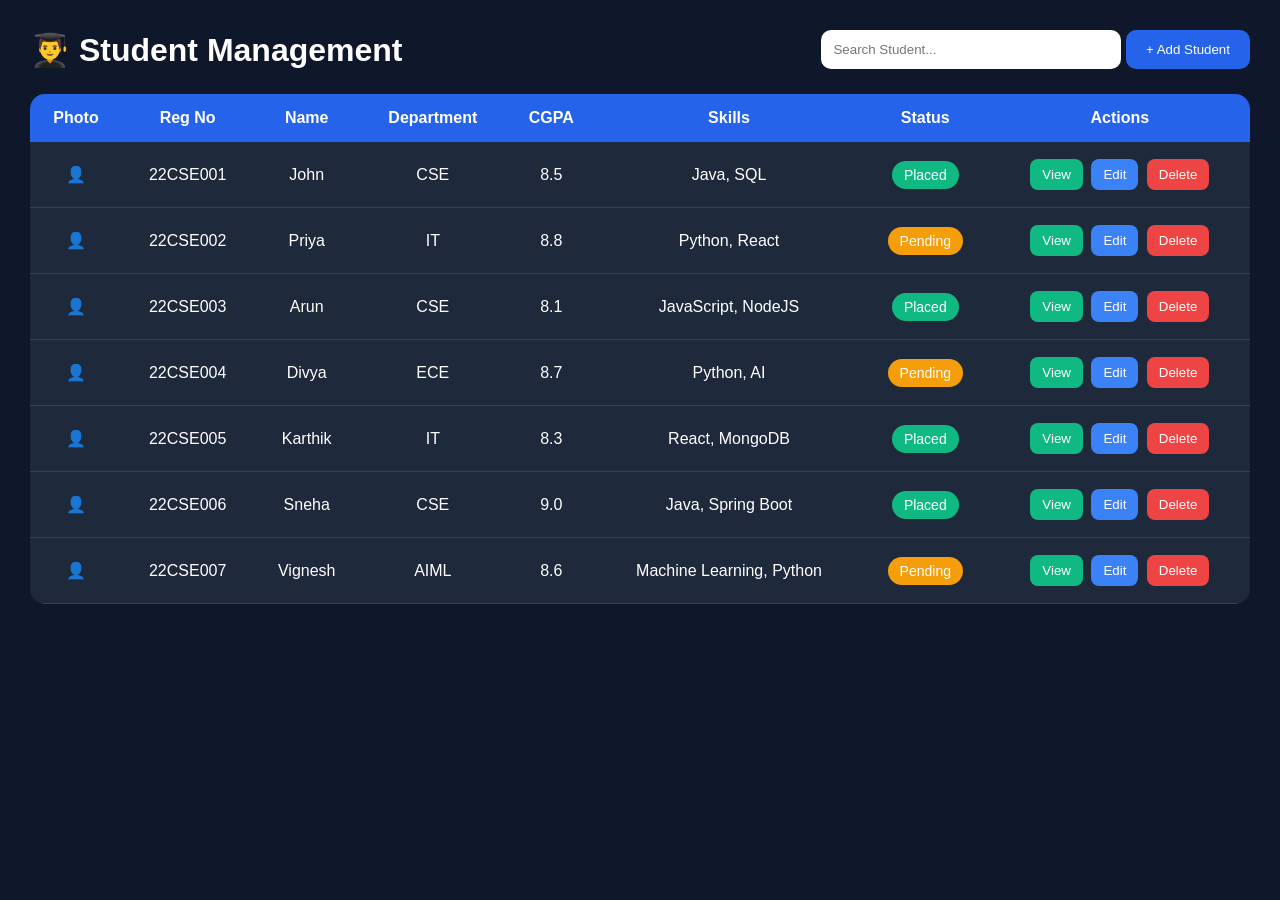
<file: students.html>
<!DOCTYPE html>
<html>
<head>
<title>Student Management</title>

<style>

*{
margin:0;
padding:0;
box-sizing:border-box;
font-family:'Segoe UI',sans-serif;
}

body{
background:#0f172a;
color:white;
padding:30px;
}

.header{
display:flex;
justify-content:space-between;
align-items:center;
margin-bottom:25px;
}

.search{
padding:12px;
width:300px;
border:none;
border-radius:10px;
}

.add-btn{
padding:12px 20px;
background:#2563eb;
color:white;
border:none;
border-radius:10px;
cursor:pointer;
}

.student-table{
width:100%;
border-collapse:collapse;
background:#1e293b;
border-radius:15px;
overflow:hidden;
}

.student-table th{
background:#2563eb;
padding:15px;
}

.student-table td{
padding:15px;
text-align:center;
border-bottom:1px solid #334155;
}

.status{
padding:6px 12px;
border-radius:20px;
font-size:14px;
}

.placed{
background:#10b981;
}

.pending{
background:#f59e0b;
}

.action-btn{
padding:8px 12px;
border:none;
border-radius:8px;
margin:2px;
cursor:pointer;
}

.edit{
background:#3b82f6;
color:white;
}
.view{
background:#10b981;
color:white;
}
.delete{
background:#ef4444;
color:white;
}

</style>

</head>

<body>

<div class="header">

<h1>👨‍🎓 Student Management</h1>

<div>
<input type="text"
class="search"
id="searchInput"
onkeyup="searchStudent()"
placeholder="Search Student...">
<button class="add-btn" onclick="addStudent()">
+ Add Student
</button>
</div>

</div>

<table class="student-table" id="studentTable">
<tr>
<th>Photo</th>
<th>Reg No</th>
<th>Name</th>
<th>Department</th>
<th>CGPA</th>
<th>Skills</th>
<th>Status</th>
<th>Actions</th>
</tr>


<tr>
<td>👤</td>
<td>22CSE001</td>
<td>John</td>
<td>CSE</td>
<td>8.5</td>
<td>Java, SQL</td>
<td><span class="status placed">Placed</span></td>
<td>

<button class="action-btn view"
onclick="viewStudent('John','22CSE001','CSE','8.5','Java, SQL')">
View
</button>

<button class="action-btn edit"
onclick="editStudent('John')">
Edit
</button>

<button class="action-btn delete"
onclick="deleteStudent('John')">
Delete
</button>

</td>
</tr>

<tr>
<td>👤</td>
<td>22CSE002</td>
<td>Priya</td>
<td>IT</td>
<td>8.8</td>
<td>Python, React</td>
<td><span class="status pending">Pending</span></td>
<td>
<button class="action-btn view"
onclick="viewStudent('Priya','22CSE002','IT','8.8','Python, React')">
View
</button>

<button class="action-btn edit"
onclick="editStudent('Priya')">
Edit
</button>

<button class="action-btn delete"
onclick="deleteStudent('Priya')">
Delete
</button>
</td>
</tr>

<tr>
<td>👤</td>
<td>22CSE003</td>
<td>Arun</td>
<td>CSE</td>
<td>8.1</td>
<td>JavaScript, NodeJS</td>
<td><span class="status placed">Placed</span></td>
<td>
<button class="action-btn view"
onclick="viewStudent('Arun','22CSE003','CSE','8.1','JavaScript, NodeJS')">
View
</button>

<button class="action-btn edit"
onclick="editStudent('Arun')">
Edit
</button>

<button class="action-btn delete"
onclick="deleteStudent('Arun')">
Delete
</button>
</td>
</tr>

<tr>
<td>👤</td>
<td>22CSE004</td>
<td>Divya</td>
<td>ECE</td>
<td>8.7</td>
<td>Python, AI</td>
<td><span class="status pending">Pending</span></td>
<td>
<button class="action-btn view"
onclick="viewStudent('Divya','22CSE004','ECE','8.7','Python, AI')">
View
</button>

<button class="action-btn edit"
onclick="editStudent('Divya')">
Edit
</button>

<button class="action-btn delete"
onclick="deleteStudent('Divya')">
Delete
</button>
</td>
</tr>

<tr>
<td>👤</td>
<td>22CSE005</td>
<td>Karthik</td>
<td>IT</td>
<td>8.3</td>
<td>React, MongoDB</td>
<td><span class="status placed">Placed</span></td>
<td>
<button class="action-btn view"
onclick="viewStudent('Karthik','22CSE005','IT','8.3','React, MongoDB')">
View
</button>

<button class="action-btn edit"
onclick="editStudent('Karthik')">
Edit
</button>

<button class="action-btn delete"
onclick="deleteStudent('Karthik')">
Delete
</button>
</td>
</tr>

<tr>
<td>👤</td>
<td>22CSE006</td>
<td>Sneha</td>
<td>CSE</td>
<td>9.0</td>
<td>Java, Spring Boot</td>
<td><span class="status placed">Placed</span></td>
<td>
<button class="action-btn view"
onclick="viewStudent('Sneha','22CSE006','CSE','9.0','Java, Spring Boot')">
View
</button>

<button class="action-btn edit"
onclick="editStudent('Sneha')">
Edit
</button>

<button class="action-btn delete"
onclick="deleteStudent('Sneha')">
Delete
</button>
</td>
</tr>


<tr>
<td>👤</td>
<td>22CSE007</td>
<td>Vignesh</td>
<td>AIML</td>
<td>8.6</td>
<td>Machine Learning, Python</td>
<td><span class="status pending">Pending</span></td>
<td>
<button class="action-btn view"
onclick="viewStudent('Vignesh','22CSE007','AIML','8.6','Machine Learning, Python')">
View
</button>

<button class="action-btn edit"
onclick="editStudent('Vignesh')">
Edit
</button>

<button class="action-btn delete"
onclick="deleteStudent('Vignesh')">
Delete
</button>
</td>
</tr>
</table>

<script>

function viewStudent(name, regno, dept, cgpa, skills){

alert(
"Student Details\n\n" +
"Name : " + name +
"\nRegister No : " + regno +
"\nDepartment : " + dept +
"\nCGPA : " + cgpa +
"\nSkills : " + skills
);

}

function editStudent(name){

let newName = prompt(
"Edit Student Name:",
name
);

if(newName != null){
alert("Student Name Updated To : " + newName);
}

}

function deleteStudent(name){

let result = confirm(
"Are you sure you want to delete " + name + " ?"
);

if(result){
alert(name + " deleted successfully");
}

}

function searchStudent(){

let input = document.getElementById("searchInput");
let filter = input.value.toUpperCase();

let table = document.getElementById("studentTable");
let tr = table.getElementsByTagName("tr");

for(let i = 1; i < tr.length; i++){

let td = tr[i].getElementsByTagName("td")[2];

if(td){

let txtValue = td.textContent || td.innerText;

if(txtValue.toUpperCase().indexOf(filter) > -1){
tr[i].style.display = "";
}
else{
tr[i].style.display = "none";
}

}

}

}

function addStudent(){

let name = prompt("Enter Student Name");

if(name != null && name != ""){

alert(
"Student Added Successfully : " + name
);

}

}

</script>
</file>
